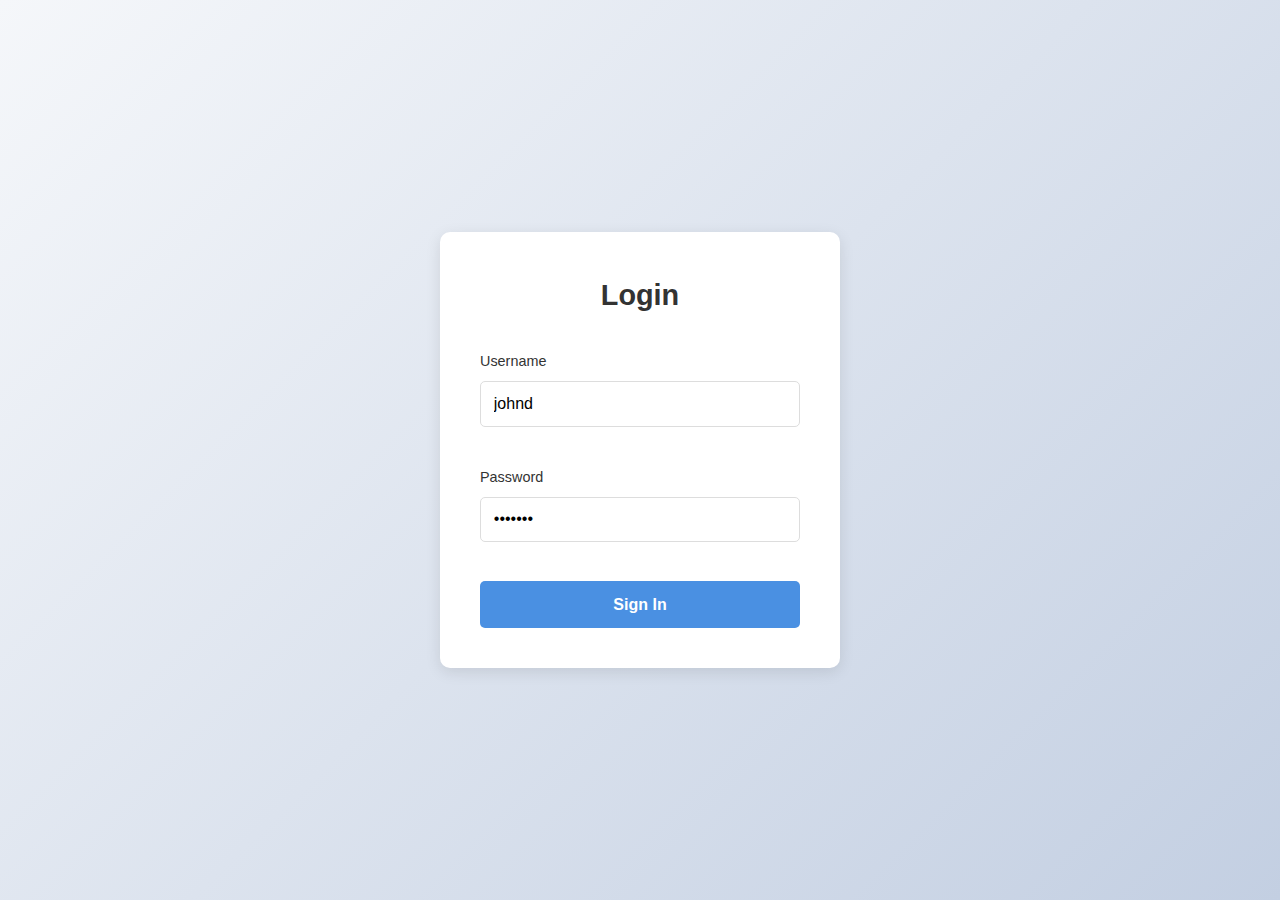
<file: pages/login.html>
<!DOCTYPE html>
<html lang="en">
<head>
    <meta charset="UTF-8">
    <meta name="viewport" content="width=device-width, initial-scale=1.0">
    <title>login</title>
    <link rel="stylesheet" href="../css/main.css">
    <link rel="stylesheet" href="../css/fonts.css">
    <link rel="stylesheet" href="./login.html">
</head>
<body>
    <div class="login-container">
        <form class="login-form">
            <h2>Login</h2>
            <div class="input-group">
                <label for="username">Username</label>
                <input value="johnd" type="text" id="username" placeholder="Enter your username" required>
            </div>
            <div class="input-group">
                <label for="password">Password</label>
                <input value="m38rmF$" type="password" id="password" placeholder="Enter your password" required>
            </div>

            <button type="submit" class="login-btn">Sign In</button>
         
        </form>
    </div>


    <script src="../utils/login.js"></script>
</body>
</html>
</file>
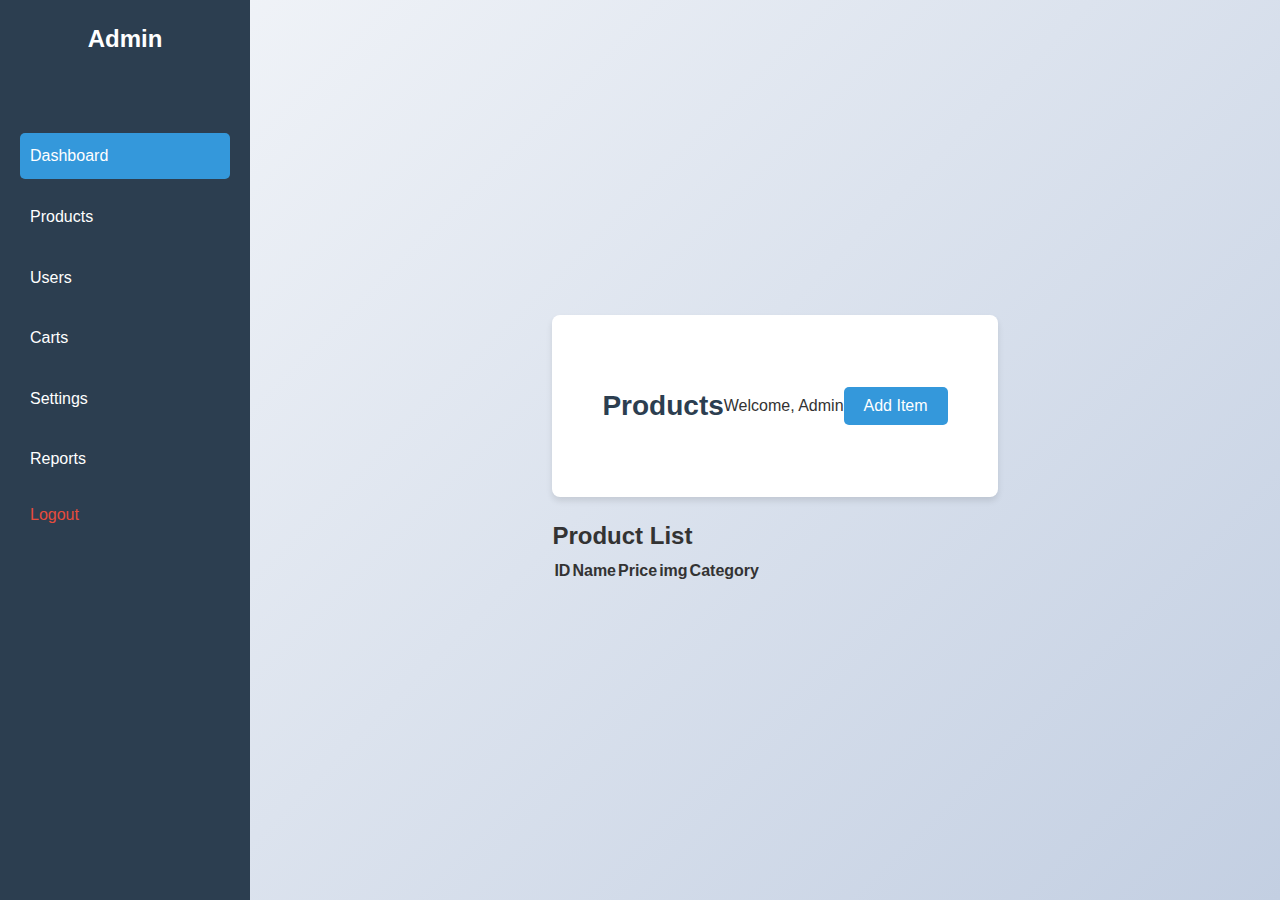
<file: pages/products.html>
<!DOCTYPE html>
<html lang="en">

<head>
    <meta charset="UTF-8">
    <meta name="viewport" content="width=device-width, initial-scale=1.0">
    <title>Products</title>
    <link rel="stylesheet" href="../fonts">
    <link rel="stylesheet" href="../css/main.css">
    <link rel="stylesheet" href="../css/normolize.css ">
</head>

<body>


    <aside class="sidebar">
        <div class="logo">
            <h2>Admin</h2>
        </div>
        <nav class="nav-menu">
            <ul>
                <li><a href="./index.html" class="active">Dashboard</a></li>
                <li><a href="./products.html">Products</a></li>
                <li><a href="./users.html">Users</a></li>
                <li><a href="./carts.html">Carts</a></li>
                <li><a href="#">Settings</a></li>
                <li><a href="#">Reports</a></li>
                <li class="log-out"><a href="./login.html">Logout</a></li>
            </ul>
        </nav>
    </aside>





    <div class="all">
        <header class="header">
            <h1>Products</h1>
            <div class="user-info">
                <span>Welcome, Admin</span>

            </div>
            <!-- button.html -->
            <button class="add_btn">Add Item</button>
        </header>

        <div class="container hidden">
            <h1>Add New Product</h1>
            <form i class="container ">
                <input type="number" id="id" name="id" placeholder="Enter the id" required />

              <input type="text" id="title" name="title" placeholder="Enter product title" required />
              
              <input type="number" id="price" name="price" placeholder="Enter price ($)" required />
              
              <textarea id="description" name="description" placeholder="Enter product description" required></textarea>
              
    
                <input type="text" id="category" name="category" placeholder="Enter the category" required />
        
              
              <input type="file" id="image" name="image" placeholder="Enter image URL" required />
        
              <button type="submit">Add Product</button>
            </form>
        
            <div id="product-list"></div>
          </div>
        
            
     
      



        <div class="box">
            <h2>Product List</h2>

            <table class="product-tabl">
                <thead>
                    <tr>
                        <th>ID</th>
                        <th>Name</th>
                        <th>Price</th>
                        <th>img</th>
                        <th>Category</th>
                    </tr>
                </thead>
                <tbody class="pro-body">


                </tbody>
            </table>
        </div>
    </div>
    <script src="../utils/products.js"></script>
</body>

</html>
</file>
<file: css/main.css>
* {
  margin: 0;
  padding: 0;
  box-sizing: border-box;
  font-family: "Arial", sans-serif;
}

body {
  min-height: 100vh;
  display: flex;
  justify-content: center;
  align-items: center;
  background: linear-gradient(135deg, #f5f7fa 0%, #c3cfe2 100%);
}

.login-container {
  background: #ffffff;
  padding: 2.5rem;
  border-radius: 10px;
  box-shadow: 0 4px 15px rgba(0, 0, 0, 0.1);
  width: 100%;
  max-width: 400px;
}

.login-form h2 {
  text-align: center;
  margin-bottom: 2rem;
  color: #333;
  font-size: 1.8rem;
}
.login-form .input-group {
  margin-bottom: 1.5rem;
}
.login-form .input-group label {
  display: block;
  margin-bottom: 0.5rem;
  color: #333;
  font-size: 0.9rem;
}
.login-form .input-group input {
  width: 100%;
  padding: 0.8rem;
  border: 1px solid #ddd;
  border-radius: 5px;
  font-size: 1rem;
  transition: border-color 0.3s ease;
}
.login-form .input-group input:focus {
  outline: none;
  border-color: #4a90e2;
}
.login-form .input-group input::-moz-placeholder {
  color: #999;
}
.login-form .input-group input::placeholder {
  color: #999;
}
.login-form .options {
  display: flex;
  justify-content: space-between;
  align-items: center;
  margin-bottom: 1.5rem;
  font-size: 0.9rem;
}
.login-form .options .remember {
  display: flex;
  align-items: center;
  color: #333;
}
.login-form .options .remember input {
  margin-right: 0.5rem;
}
.login-form .options .forgot-password {
  color: #4a90e2;
  text-decoration: none;
}
.login-form .options .forgot-password:hover {
  text-decoration: underline;
}
.login-form .login-btn {
  width: 100%;
  padding: 0.9rem;
  background: #4a90e2;
  border: none;
  border-radius: 5px;
  color: #ffffff;
  font-size: 1rem;
  font-weight: bold;
  cursor: pointer;
  transition: background 0.3s ease;
}
.login-form .login-btn:hover {
  background: #2275d7;
}
.login-form .signup-link {
  text-align: center;
  margin-top: 1.5rem;
  color: #333;
  font-size: 0.9rem;
}
.login-form .signup-link a {
  color: #4a90e2;
  text-decoration: none;
}
.login-form .signup-link a:hover {
  text-decoration: underline;
}

* {
  margin: 0;
  padding: 0;
  box-sizing: border-box;
}

li {
  list-style: none;
}

* {
  margin: 0;
  padding: 0;
  box-sizing: border-box;
}

body {
  font-family: Arial, sans-serif;
  background-color: #ecf0f1;
}

.container {
  width: 100%;
  display: flex;
  height: 100vh;
}

.sidebar {
  width: 250px;
  background-color: #2c3e50;
  color: #fff;
  padding: 20px;
}
.sidebar .logo {
  margin-bottom: 40px;
}
.sidebar .logo h2 {
  font-size: 24px;
}
.sidebar .nav-menu ul {
  list-style: none;
}
.sidebar .nav-menu ul li {
  margin-bottom: 20px;
}
.sidebar .nav-menu ul li a {
  color: #fff;
  text-decoration: none;
  font-size: 16px;
  padding: 10px;
  display: block;
  border-radius: 5px;
}
.sidebar .nav-menu ul li a:hover {
  background-color: #233140;
}
.sidebar .nav-menu ul li a.active {
  background-color: #3498db;
}

.main-content {
  flex: 1;
  padding: 20px;
}

.header {
  display: flex;
  align-items: center;
  margin-bottom: 600px;
  justify-content: space-between;
  align-items: center;
  background-color: #fff;
  padding: 50px 50px;
  border-radius: 8px;
  width: 100%;
  height: 20%;
  margin-bottom: 20px;
  box-shadow: 0 4px 6px rgba(0, 0, 0, 0.1);
}
.header .user-info {
  display: flex;
  align-items: center;
  gap: 15px;
}
.header .user-info .logout-btn {
  padding: 8px 15px;
  background-color: #3498db;
  border: none;
  color: #fff;
  border-radius: 5px;
  cursor: pointer;
}
.header .user-info .logout-btn:hover {
  background-color: #217dbb;
}

.content {
  display: grid;
  grid-template-columns: repeat(auto-fit, minmax(200px, 1fr));
  gap: 20px;
}
.content .card {
  background-color: #fff;
  padding: 20px;
  border-radius: 8px;
  box-shadow: 0 4px 6px rgba(0, 0, 0, 0.1);
}
.content .card h3 {
  margin-bottom: 10px;
  color: #2c3e50;
}
.content .card p {
  font-size: 18px;
  font-weight: bold;
}

@media (max-width: 768px) {
  .container {
    flex-direction: column;
  }
  .sidebar {
    width: 100%;
    padding: 15px;
  }
  .sidebar .logo {
    margin-bottom: 20px;
  }
  .sidebar .logo h2 {
    font-size: 20px;
  }
  .sidebar .nav-menu ul {
    display: flex;
    flex-wrap: wrap;
    gap: 10px;
  }
  .sidebar .nav-menu ul li {
    margin-bottom: 0;
  }
  .sidebar .nav-menu ul li a {
    padding: 8px;
    font-size: 14px;
  }
  .main-content {
    padding: 15px;
  }
  .header {
    flex-direction: column;
    align-items: flex-start;
    padding: 15px;
  }
  .header .user-info {
    margin-top: 10px;
    width: 100%;
    justify-content: space-between;
  }
  .content {
    grid-template-columns: 1fr;
    gap: 15px;
  }
  .content .card {
    padding: 15px;
  }
  .content .card p {
    font-size: 16px;
  }
}
@media (max-width: 480px) {
  .sidebar .nav-menu ul {
    flex-direction: column;
    gap: 5px;
  }
  .sidebar .nav-menu ul li {
    width: 100%;
  }
  .sidebar .nav-menu ul li a {
    font-size: 13px;
    padding: 10px;
  }
  .header {
    padding: 10px;
  }
  .header h1 {
    font-size: 20px;
  }
  .header .user-info .logout-btn {
    padding: 6px 10px;
    font-size: 12px;
  }
  .content .card {
    padding: 10px;
  }
  .content .card h3 {
    font-size: 16px;
  }
  .content .card p {
    font-size: 14px;
  }
}
* {
  margin: 0;
  padding: 0;
  box-sizing: border-box;
}

body {
  font-family: "Arial", sans-serif;
  background-color: #f4f6f9;
  color: #333;
  line-height: 1.6;
}

.sidebar {
  position: fixed;
  top: 0;
  left: 0;
  width: 250px;
  height: 100vh;
  background-color: #2c3e50;
  color: #fff;
  padding: 20px;
  display: flex;
  flex-direction: column;
}
.sidebar .logo {
  margin-bottom: 30px;
}
.sidebar .logo h2 {
  font-size: 24px;
  text-align: center;
}
.sidebar .nav-menu {
  flex-grow: 1;
}
.sidebar .nav-menu ul {
  list-style: none;
}
.sidebar .nav-menu ul li {
  margin-bottom: 10px;
}
.sidebar .nav-menu ul li a {
  display: block;
  padding: 10px;
  color: #fff;
  text-decoration: none;
  border-radius: 5px;
  transition: background-color 0.3s;
}
.sidebar .nav-menu ul li a.active, .sidebar .nav-menu ul li a:hover {
  background-color: #3498db;
}
.sidebar .nav-menu ul li.log-out {
  margin-top: auto;
}
.sidebar .nav-menu ul li.log-out a {
  color: #e74c3c;
}
.sidebar .nav-menu ul li.log-out a:hover {
  background-color: #fdf3f2;
}

.all {
  margin-left: 270px;
  padding: 20px;
}
.all .header {
  display: flex;
  justify-content: space-between;
  align-items: center;
  margin-bottom: 20px;
}
.all .header h1 {
  font-size: 28px;
  color: #2c3e50;
}
.all .header .user-info {
  font-size: 16px;
  color: #333;
}
.all .header .add_btn {
  padding: 10px 20px;
  background-color: #3498db;
  color: #fff;
  border: none;
  border-radius: 5px;
  cursor: pointer;
  transition: background-color 0.3s;
}
.all .header .add_btn:hover {
  background-color: #2980b9;
}

.container {
  width: 800px;
  height: 500px;
  background: #fff;
  border-radius: 15px;
  padding: 30px 40px;
  box-shadow: 0 10px 25px rgba(0, 0, 0, 0.2);
  overflow-y: auto;
}

h1 {
  text-align: center;
  margin-bottom: 20px;
  color: #333;
}

form {
  display: flex;
  flex-direction: column;
}

form input, form textarea, form select {
  margin-bottom: 15px;
  padding: 12px 15px;
  border: 1px solid #ccc;
  border-radius: 8px;
  font-size: 16px;
}

form textarea {
  resize: vertical;
  min-height: 100px;
}

form button {
  padding: 12px;
  background: #4a90e2;
  color: white;
  border: none;
  font-size: 18px;
  border-radius: 8px;
  cursor: pointer;
  transition: background 0.3s;
}

form button:hover {
  background: #357ab8;
}

#product-list {
  margin-top: 20px;
}

@media (max-width: 768px) {
  .sidebar {
    width: 200px;
  }
  .all {
    margin-left: 220px;
    padding: 10px;
  }
  .header {
    flex-direction: column;
    gap: 10px;
  }
  .header h1 {
    font-size: 24px;
  }
  .box .product-table {
    font-size: 14px;
  }
  .box .product-table th,
  .box .product-table td {
    padding: 8px;
  }
}
@media (max-width: 576px) {
  .sidebar {
    width: 100%;
    height: auto;
    position: relative;
  }
  .all {
    margin-left: 0;
  }
  .modal-content {
    width: 90%;
    padding: 15px;
  }
}
* {
  margin: 0;
  padding: 0;
  box-sizing: border-box;
}

body {
  font-family: Arial, sans-serif;
  background-color: #ecf0f1;
}

.admin-container {
  display: flex;
  min-height: 100vh;
}

.sidebar {
  width: 250px;
  background-color: #2c3e50;
  color: white;
  padding: 20px;
}
.sidebar h2 {
  margin-bottom: 30px;
  font-size: 24px;
}
.sidebar ul {
  list-style: none;
}
.sidebar ul li {
  margin: 15px 0;
}
.sidebar ul li a {
  color: white;
  text-decoration: none;
  padding: 10px;
  display: block;
  border-radius: 5px;
}
.sidebar ul li a:hover {
  background-color: #233140;
}
.sidebar ul li a.active {
  background-color: #3498db;
}

.main-content {
  flex: 1;
  padding: 30px;
}
.main-content header {
  display: flex;
  justify-content: space-between;
  align-items: center;
  margin-bottom: 30px;
}
.main-content header h1 {
  font-size: 28px;
  color: #2c3e50;
}
.main-content header .add-user-btn {
  padding: 10px 20px;
  background-color: #3498db;
  color: white;
  border: none;
  border-radius: 5px;
  cursor: pointer;
  transition: background-color 0.3s;
}
.main-content header .add-user-btn:hover {
  background-color: #217dbb;
}

tr td {
  padding: 12px 15px;
  font-size: 14px;
  border-bottom: 1px solid #e5e5e5;
  vertical-align: middle;
}
tr td .status {
  display: inline-block;
  padding: 4px 10px;
  border-radius: 12px;
  font-size: 12px;
  font-weight: 600;
  text-transform: capitalize;
}
tr td .status.active {
  background-color: #d4edda;
  color: #155724;
}
tr td .status.inactive {
  background-color: #f8d7da;
  color: #721c24;
}
tr td .status.pending {
  background-color: #fff3cd;
  color: #856404;
}
tr:hover {
  background-color: #f9f9f9;
}
tr .edit-btn,
tr .delete-btn {
  padding: 6px 12px;
  font-size: 13px;
  border: none;
  border-radius: 4px;
  cursor: pointer;
  transition: all 0.2s ease;
}
tr .edit-btn {
  background-color: #007bff;
  color: white;
  margin-right: 8px;
}
tr .edit-btn:hover {
  background-color: #0056b3;
}
tr .delete-btn {
  background-color: #dc3545;
  color: white;
}
tr .delete-btn:hover {
  background-color: #a71d2a;
}

* {
  margin: 0;
  padding: 0;
  box-sizing: border-box;
}

body {
  height: 100vh;
  display: flex;
  align-items: center;
  justify-content: center;
  background-color: #f3f4f6;
  font-family: "Poppins", sans-serif;
}

.container {
  text-align: center;
}

.btn {
  background-color: #0ea5e9;
  color: #ffffff;
  padding: 10px 20px;
  border: none;
  border-radius: 8px;
  font-size: 16px;
  cursor: pointer;
  transition: all 0.3s ease;
}
.btn:hover {
  background-color: #0b83b9;
}

.modal {
  display: none;
  position: fixed;
  inset: 0;
  background: rgba(0, 0, 0, 0.6);
  align-items: center;
  justify-content: center;
  z-index: 999;
}
.modal.active {
  display: flex;
}
.modal .modal-content {
  background: #ffffff;
  padding: 30px;
  border-radius: 12px;
  width: 90%;
  max-width: 400px;
  box-shadow: 0 8px 24px rgba(0, 0, 0, 0.2);
  position: relative;
  animation: fadeIn 0.4s ease;
}
.modal .modal-content h2 {
  margin-bottom: 20px;
  color: #0ea5e9;
}
.modal .modal-content form {
  display: flex;
  flex-direction: column;
}
.modal .modal-content form input {
  padding: 10px;
  margin-bottom: 15px;
  border: 1px solid #ccc;
  border-radius: 8px;
  font-size: 16px;
}
.modal .modal-content form button {
  margin-top: 10px;
}
.modal .modal-content .close {
  position: absolute;
  top: 10px;
  right: 15px;
  font-size: 24px;
  cursor: pointer;
  transition: all 0.3s ease;
}
.modal .modal-content .close:hover {
  color: #0ea5e9;
}

@keyframes fadeIn {
  from {
    opacity: 0;
    transform: scale(0.9);
  }
  to {
    opacity: 1;
    transform: scale(1);
  }
}
* {
  margin: 0;
  padding: 0;
  box-sizing: border-box;
}

body {
  font-family: Arial, sans-serif;
  background-color: #ecf0f1;
}

.admin-container {
  display: flex;
  min-height: 100vh;
}

.sidebar {
  width: 250px;
  background-color: #2c3e50;
  color: white;
  padding: 20px;
}
.sidebar h2 {
  margin-bottom: 30px;
  font-size: 24px;
}
.sidebar ul {
  list-style: none;
}
.sidebar ul li {
  margin: 15px 0;
}
.sidebar ul li a {
  color: white;
  text-decoration: none;
  padding: 10px;
  display: block;
  border-radius: 5px;
}
.sidebar ul li a:hover {
  background-color: #233140;
}
.sidebar ul li a.active {
  background-color: #3498db;
}

.main-content {
  flex: 1;
  padding: 30px;
}
.main-content header {
  display: flex;
  justify-content: space-between;
  align-items: center;
  margin-bottom: 30px;
}
.main-content header h1 {
  font-size: 28px;
  color: #2c3e50;
}
.main-content header .search-bar {
  padding: 10px;
  width: 250px;
  border: 1px solid #ddd;
  border-radius: 5px;
  font-size: 14px;
}
.main-content header .search-bar:focus {
  outline: none;
  border-color: #3498db;
}

.carts-table {
  background-color: white;
  border-radius: 8px;
  overflow: hidden;
  box-shadow: 0 2px 5px rgba(0, 0, 0, 0.1);
}
.carts-table table {
  width: 100%;
  border-collapse: collapse;
}
.carts-table table th, .carts-table table td {
  padding: 15px;
  text-align: left;
}
.carts-table table th {
  background-color: #2c3e50;
  color: white;
}
.carts-table table tr:nth-child(even) {
  background-color: #f9f9f9;
}
.carts-table table .status {
  padding: 5px 10px;
  border-radius: 12px;
  font-size: 14px;
}
.carts-table table .status.pending {
  background-color: #f1c40f;
  color: white;
}
.carts-table table .status.completed {
  background-color: #2ecc71;
  color: white;
}
.carts-table table .view-btn, .carts-table table .delete-btn {
  padding: 5px 10px;
  border: none;
  border-radius: 3px;
  cursor: pointer;
  margin-right: 5px;
}
.carts-table table .view-btn {
  background-color: #3498db;
  color: white;
}
.carts-table table .view-btn:hover {
  background-color: #217dbb;
}
.carts-table table .delete-btn {
  background-color: #e74c3c;
  color: white;
}
.carts-table table .delete-btn:hover {
  background-color: #d62c1a;
}

body {
  font-family: Arial, sans-serif;
  background-color: #f4f4f9;
  display: flex;
  justify-content: center;
  align-items: center;
  height: 100vh;
  margin: 0;
}

.form-container {
  background-color: #fff;
  padding: 2rem;
  border-radius: 8px;
  box-shadow: 0 4px 8px rgba(0, 0, 0, 0.1);
  width: 100%;
  max-width: 500px;
}
.form-container h2 {
  text-align: center;
  margin-bottom: 1.5rem;
  color: #333;
}

.form-group {
  margin-bottom: 1.2rem;
}
.form-group label {
  display: block;
  font-weight: bold;
  margin-bottom: 0.5rem;
  color: #555;
}
.form-group input, .form-group select {
  width: 100%;
  padding: 0.8rem;
  border: 1px solid #ddd;
  border-radius: 4px;
  font-size: 1rem;
  color: #333;
  background-color: #fafafa;
  transition: border-color 0.3s;
}
.form-group input:focus, .form-group select:focus {
  outline: none;
  border-color: #007bff;
  background-color: #fff;
}

.form-actions {
  display: flex;
  gap: 1rem;
  justify-content: flex-end;
}
.form-actions button {
  padding: 0.8rem 1.5rem;
  border: none;
  border-radius: 4px;
  font-size: 1rem;
  cursor: pointer;
  transition: background-color 0.3s;
}
.form-actions button[type=submit] {
  background-color: #007bff;
  color: #fff;
}
.form-actions button[type=submit]:hover {
  background-color: #0056b3;
}
.form-actions button[type=reset] {
  background-color: #dc3545;
  color: #fff;
}
.form-actions button[type=reset]:hover {
  background-color: #b02a37;
}

.hidden {
  display: none !important;
}/*# sourceMappingURL=main.css.map */
</file>
<file: css/fonts.css>
/* poppins-300 - latin */
@font-face {
    font-display: swap; /* Check https://developer.mozilla.org/en-US/docs/Web/CSS/@font-face/font-display for other options. */
    font-family: 'Poppins';
    font-style: normal;
    font-weight: 300;
    src: url('../fonts/poppins-v22-latin-300.woff2') format('woff2'); /* Chrome 36+, Opera 23+, Firefox 39+, Safari 12+, iOS 10+ */
  }
  /* poppins-regular - latin */
  @font-face {
    font-display: swap; /* Check https://developer.mozilla.org/en-US/docs/Web/CSS/@font-face/font-display for other options. */
    font-family: 'Poppins';
    font-style: normal;
    font-weight: 400;
    src: url('../fonts/poppins-v22-latin-regular.woff2') format('woff2'); /* Chrome 36+, Opera 23+, Firefox 39+, Safari 12+, iOS 10+ */
  }
  /* poppins-500 - latin */
  @font-face {
    font-display: swap; /* Check https://developer.mozilla.org/en-US/docs/Web/CSS/@font-face/font-display for other options. */
    font-family: 'Poppins';
    font-style: normal;
    font-weight: 500;
    src: url('../fonts/poppins-v22-latin-500.woff2') format('woff2'); /* Chrome 36+, Opera 23+, Firefox 39+, Safari 12+, iOS 10+ */
  }
  /* poppins-600 - latin */
  @font-face {
    font-display: swap; /* Check https://developer.mozilla.org/en-US/docs/Web/CSS/@font-face/font-display for other options. */
    font-family: 'Poppins';
    font-style: normal;
    font-weight: 600;
    src: url('../fonts/poppins-v22-latin-600.woff2') format('woff2'); /* Chrome 36+, Opera 23+, Firefox 39+, Safari 12+, iOS 10+ */
  }
  /* poppins-700 - latin */
  @font-face {
    font-display: swap; /* Check https://developer.mozilla.org/en-US/docs/Web/CSS/@font-face/font-display for other options. */
    font-family: 'Poppins';
    font-style: normal;
    font-weight: 700;
    src: url('../fonts/poppins-v22-latin-700.woff2') format('woff2'); /* Chrome 36+, Opera 23+, Firefox 39+, Safari 12+, iOS 10+ */
  }
  /* poppins-900 - latin */
  @font-face {
    font-display: swap; /* Check https://developer.mozilla.org/en-US/docs/Web/CSS/@font-face/font-display for other options. */
    font-family: 'Poppins';
    font-style: normal;
    font-weight: 900;
    src: url('../fonts/poppins-v22-latin-900.woff2') format('woff2'); /* Chrome 36+, Opera 23+, Firefox 39+, Safari 12+, iOS 10+ */
  }
</file>
<file: css/normolize.css>
/*! normalize.css v8.0.1 | MIT License | github.com/necolas/normalize.css */

/* Document
   ========================================================================== */

/**
 * 1. Correct the line height in all browsers.
 * 2. Prevent adjustments of font size after orientation changes in iOS.
 */

 html {
    line-height: 1.15; /* 1 */
    -webkit-text-size-adjust: 100%; /* 2 */
  }
  
  /* Sections
     ========================================================================== */
  
  /**
   * Remove the margin in all browsers.
   */
  
  body {
    margin: 0;
  }
  
  /**
   * Render the `main` element consistently in IE.
   */
  
  main {
    display: block;
  }
  
  /**
   * Correct the font size and margin on `h1` elements within `section` and
   * `article` contexts in Chrome, Firefox, and Safari.
   */
  
  h1 {
    font-size: 2em;
    margin: 0.67em 0;
  }
  
  /* Grouping content
     ========================================================================== */
  
  /**
   * 1. Add the correct box sizing in Firefox.
   * 2. Show the overflow in Edge and IE.
   */
  
  hr {
    box-sizing: content-box; /* 1 */
    height: 0; /* 1 */
    overflow: visible; /* 2 */
  }
  
  /**
   * 1. Correct the inheritance and scaling of font size in all browsers.
   * 2. Correct the odd `em` font sizing in all browsers.
   */
  
  pre {
    font-family: monospace, monospace; /* 1 */
    font-size: 1em; /* 2 */
  }
  
  /* Text-level semantics
     ========================================================================== */
  
  /**
   * Remove the gray background on active links in IE 10.
   */
  
  a {
    background-color: transparent;
  }
  
  /**
   * 1. Remove the bottom border in Chrome 57-
   * 2. Add the correct text decoration in Chrome, Edge, IE, Opera, and Safari.
   */
  
  abbr[title] {
    border-bottom: none; /* 1 */
    text-decoration: underline; /* 2 */
    text-decoration: underline dotted; /* 2 */
  }
  
  /**
   * Add the correct font weight in Chrome, Edge, and Safari.
   */
  
  b,
  strong {
    font-weight: bolder;
  }
  
  /**
   * 1. Correct the inheritance and scaling of font size in all browsers.
   * 2. Correct the odd `em` font sizing in all browsers.
   */
  
  code,
  kbd,
  samp {
    font-family: monospace, monospace; /* 1 */
    font-size: 1em; /* 2 */
  }
  
  /**
   * Add the correct font size in all browsers.
   */
  
  small {
    font-size: 80%;
  }
  
  /**
   * Prevent `sub` and `sup` elements from affecting the line height in
   * all browsers.
   */
  
  sub,
  sup {
    font-size: 75%;
    line-height: 0;
    position: relative;
    vertical-align: baseline;
  }
  
  sub {
    bottom: -0.25em;
  }
  
  sup {
    top: -0.5em;
  }
  
  /* Embedded content
     ========================================================================== */
  
  /**
   * Remove the border on images inside links in IE 10.
   */
  
  img {
    border-style: none;
  }
  
  /* Forms
     ========================================================================== */
  
  /**
   * 1. Change the font styles in all browsers.
   * 2. Remove the margin in Firefox and Safari.
   */
  
  button,
  input,
  optgroup,
  select,
  textarea {
    font-family: inherit; /* 1 */
    font-size: 100%; /* 1 */
    line-height: 1.15; /* 1 */
    margin: 0; /* 2 */
  }
  
  /**
   * Show the overflow in IE.
   * 1. Show the overflow in Edge.
   */
  
  button,
  input { /* 1 */
    overflow: visible;
  }
  
  /**
   * Remove the inheritance of text transform in Edge, Firefox, and IE.
   * 1. Remove the inheritance of text transform in Firefox.
   */
  
  button,
  select { /* 1 */
    text-transform: none;
  }
  
  /**
   * Correct the inability to style clickable types in iOS and Safari.
   */
  
  button,
  [type="button"],
  [type="reset"],
  [type="submit"] {
    -webkit-appearance: button;
  }
  
  /**
   * Remove the inner border and padding in Firefox.
   */
  
  button::-moz-focus-inner,
  [type="button"]::-moz-focus-inner,
  [type="reset"]::-moz-focus-inner,
  [type="submit"]::-moz-focus-inner {
    border-style: none;
    padding: 0;
  }
  
  /**
   * Restore the focus styles unset by the previous rule.
   */
  
  button:-moz-focusring,
  [type="button"]:-moz-focusring,
  [type="reset"]:-moz-focusring,
  [type="submit"]:-moz-focusring {
    outline: 1px dotted ButtonText;
  }
  
  /**
   * Correct the padding in Firefox.
   */
  
  fieldset {
    padding: 0.35em 0.75em 0.625em;
  }
  
  /**
   * 1. Correct the text wrapping in Edge and IE.
   * 2. Correct the color inheritance from `fieldset` elements in IE.
   * 3. Remove the padding so developers are not caught out when they zero out
   *    `fieldset` elements in all browsers.
   */
  
  legend {
    box-sizing: border-box; /* 1 */
    color: inherit; /* 2 */
    display: table; /* 1 */
    max-width: 100%; /* 1 */
    padding: 0; /* 3 */
    white-space: normal; /* 1 */
  }
  
  /**
   * Add the correct vertical alignment in Chrome, Firefox, and Opera.
   */
  
  progress {
    vertical-align: baseline;
  }
  
  /**
   * Remove the default vertical scrollbar in IE 10+.
   */
  
  textarea {
    overflow: auto;
  }
  
  /**
   * 1. Add the correct box sizing in IE 10.
   * 2. Remove the padding in IE 10.
   */
  
  [type="checkbox"],
  [type="radio"] {
    box-sizing: border-box; /* 1 */
    padding: 0; /* 2 */
  }
  
  /**
   * Correct the cursor style of increment and decrement buttons in Chrome.
   */
  
  [type="number"]::-webkit-inner-spin-button,
  [type="number"]::-webkit-outer-spin-button {
    height: auto;
  }
  
  /**
   * 1. Correct the odd appearance in Chrome and Safari.
   * 2. Correct the outline style in Safari.
   */
  
  [type="search"] {
    -webkit-appearance: textfield; /* 1 */
    outline-offset: -2px; /* 2 */
  }
  
  /**
   * Remove the inner padding in Chrome and Safari on macOS.
   */
  
  [type="search"]::-webkit-search-decoration {
    -webkit-appearance: none;
  }
  
  /**
   * 1. Correct the inability to style clickable types in iOS and Safari.
   * 2. Change font properties to `inherit` in Safari.
   */
  
  ::-webkit-file-upload-button {
    -webkit-appearance: button; /* 1 */
    font: inherit; /* 2 */
  }
  
  /* Interactive
     ========================================================================== */
  
  /*
   * Add the correct display in Edge, IE 10+, and Firefox.
   */
  
  details {
    display: block;
  }
  
  /*
   * Add the correct display in all browsers.
   */
  
  summary {
    display: list-item;
  }
  
  /* Misc
     ========================================================================== */
  
  /**
   * Add the correct display in IE 10+.
   */
  
  template {
    display: none;
  }
  
  /**
   * Add the correct display in IE 10.
   */
  
  [hidden] {
    display: none;
  }
</file>
